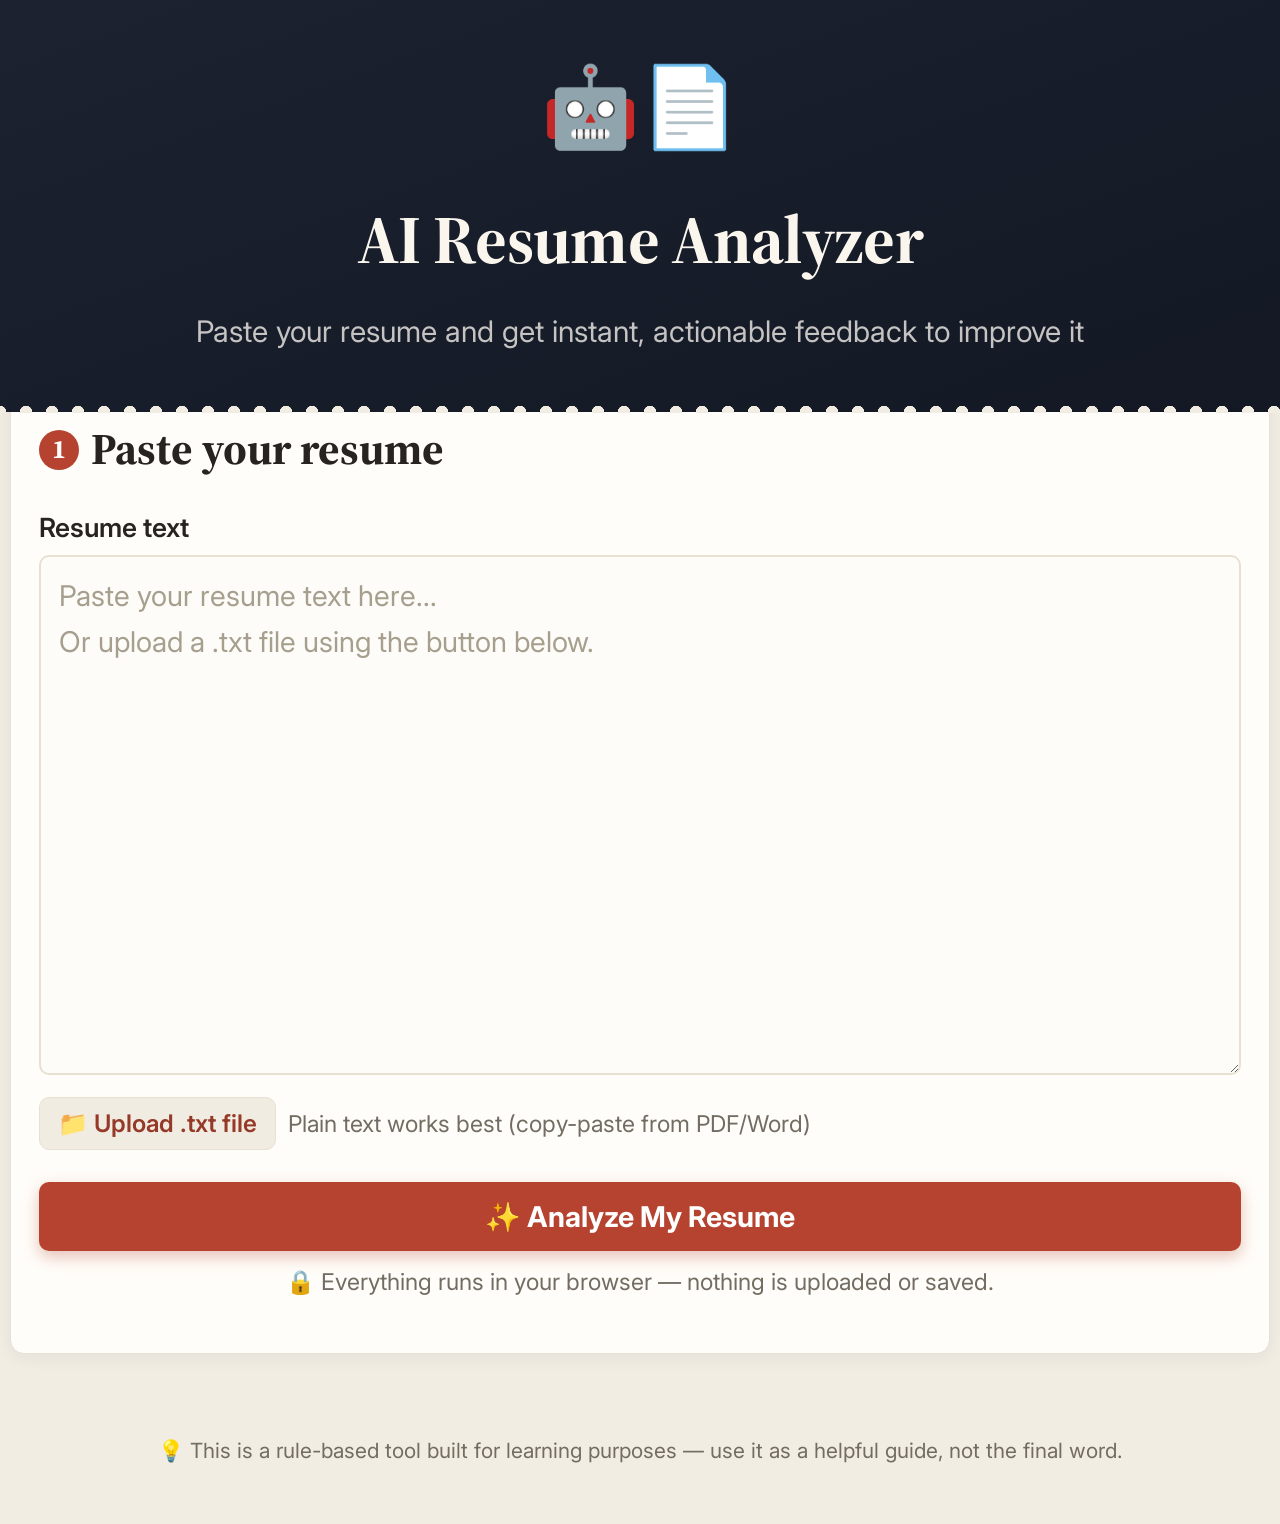
<file: index.html>
<!DOCTYPE html>
<html lang="en">
<head>
<meta charset="UTF-8">
<meta name="viewport" content="width=device-width, initial-scale=1.0">
<title>AI Resume Analyzer</title>
<link rel="stylesheet" href="resume.css">
</head>
<body>

  <!-- ================= PAGE 1: INPUT ================= -->
  <section class="page" id="pageInput">
    <header class="hero">
      <div class="hero__inner">
        <div class="hero__icon">🤖📄</div>
        <h1>AI Resume Analyzer</h1>
        <p>Paste your resume and get instant, actionable feedback to improve it</p>
      </div>
    </header>
    <main class="container">
      <section class="card card--input" aria-labelledby="inputTitle">
        <h2 id="inputTitle"><span class="step">1</span> Paste your resume</h2>
        <div class="field field--resume">
          <label for="resumeInput">Resume text</label>
          <textarea id="resumeInput" placeholder="Paste your resume text here...
Or upload a .txt file using the button below."></textarea>
          <div class="upload-row">
            <input type="file" id="fileInput" accept=".txt" hidden>
            <button class="btn btn--secondary" id="uploadBtn" type="button">📁 Upload .txt file</button>
            <span class="upload-row__hint">Plain text works best (copy-paste from PDF/Word)</span>
          </div>
        </div>
        <button class="btn btn--primary" id="analyzeBtn" type="button">✨ Analyze My Resume</button>
        <p class="disclaimer">🔒 Everything runs in your browser — nothing is uploaded or saved.</p>
      </section>
    </main>
    <footer class="footer">
      <p>💡 This is a rule-based tool built for learning purposes — use it as a helpful guide, not the final word.</p>
    </footer>
  </section>

  <!-- ================= PAGE 2: RESULTS ================= -->
  <section class="page" id="pageResults" hidden>
    <header class="hero hero--compact">
      <div class="hero__inner">
        <div class="hero--compact__title">
          <div class="hero__icon">📊</div>
          <h1>Your results</h1>
        </div>
        <button class="btn btn--ghost" id="backBtn" type="button">← Edit resume</button>
      </div>
    </header>
    <main class="container container--results">
      <div class="card">
        <!-- shown briefly while "analyzing" so the transition doesn't feel instant/jarring -->
        <div class="loading-state" id="loadingState">
          <div class="spinner" aria-hidden="true"></div>
          <p>Analyzing your resume…</p>
        </div>
        <div class="results-grid" id="resultsContent" hidden>
          <div class="results">
            <div class="score-block">
              <div class="score-dial">
                <svg viewBox="0 0 120 120" class="score-dial__svg">
                  <circle cx="60" cy="60" r="52" class="score-dial__track"/>
                  <circle cx="60" cy="60" r="52" class="score-dial__fill" id="scoreArc"/>
                </svg>
                <div class="score-dial__num">
                  <span id="scoreNum">0</span>
                  <small>/100</small>
                </div>
              </div>
              <div class="score-block__text">
                <div class="score-block__verdict" id="scoreVerdict">—</div>
                <div class="score-block__sub" id="scoreSub">Run the analysis to see your score.</div>
              </div>
            </div>
            <div class="ledger" id="ledger"></div>
            <div class="notes" id="notesList"></div>
          </div>
          <div class="marked-copy">
            <div class="marked-copy__label">📌 Highlighted Resume</div>
            <div class="marked-copy__legend">
              <span><i class="dot dot--strong"></i>Strong verb</span>
              <span><i class="dot dot--weak"></i>Weak phrasing</span>
              <span><i class="dot dot--num"></i>Quantified result</span>
            </div>
            <div class="marked-copy__page" id="markedCopy"></div>
          </div>
        </div>
      </div>
    </main>
    <footer class="footer">
      <p>💡 This is a rule-based tool built for learning purposes — use it as a helpful guide, not the final word.</p>
    </footer>
  </section>

<script src="resume.js"></script>
</body>
</html>
</file>
<file: resume.css>
@import url('https://fonts.googleapis.com/css2?family=Source+Serif+4:opsz,wght@8..60,600;8..60,700&family=Inter:wght@400;500;600;700&display=swap');

:root{
  --bg: #f2ede3;
  --card: #fffdf9;
  --ink: #1c2230;
  --ink-2: #131824;
  --text: #262320;
  --text-light: #726c62;
  --border: #e8e1d3;

  --primary: #b5432f;
  --primary-dark: #953a29;
  --accent-yellow: #ffd93d;

  --good: #00b894;
  --warn: #f0932b;
  --bad: #eb4d4b;

  --font: "Inter", -apple-system, BlinkMacSystemFont, "Segoe UI", Roboto, Helvetica, Arial, sans-serif;
  --font-display: "Source Serif 4", Georgia, "Times New Roman", serif;
  --mono-font: "SFMono-Regular", Consolas, "Liberation Mono", Menlo, monospace;

  --radius: 14px;
  --shadow: 0 4px 16px rgba(30, 30, 60, 0.06);

  --space-xs: 6px;
  --space-sm: 12px;
  --space-md: 20px;
  --space-lg: 28px;
  --space-xl: 40px;
}

*{box-sizing:border-box;}

html{
  scroll-behavior:smooth;
  font-size:22px;
}

body{
  margin:0;
  background:var(--bg);
  color:var(--text);
  font-family:var(--font);
  font-size:20px;
  line-height:1.65;
}

/* ===== Page system ===== */
.page{
  animation: fadeIn 0.35s ease;
}
.page[hidden]{display:none;}
@keyframes fadeIn{
  from{opacity:0; transform:translateY(6px);}
  to{opacity:1; transform:translateY(0);}
}

/* ===== Hero header ===== */
.hero{
  position:relative;
  background: linear-gradient(160deg, var(--ink) 0%, var(--ink-2) 100%);
  padding: var(--space-xl) var(--space-md) 56px;
  text-align:center;
  color:#f7f4ee;
}
.hero__inner{max-width:100%; margin:0 auto; padding:0 10px;}
.hero__icon{font-size:3.6rem; margin-bottom:var(--space-sm);}
.hero h1{
  font-family:var(--font-display);
  font-weight:700;
  font-size:3.1rem;
  margin:0 0 var(--space-sm);
  letter-spacing:-0.01em;
  color:#faf6ee;
}
.hero p{
  margin:0;
  font-size:1.35rem;
  opacity:0.78;
  font-weight:400;
}
.hero--compact{
  padding: var(--space-md) var(--space-md) 40px;
  text-align:left;
}
.hero--compact .hero__inner{
  max-width:100%;
  display:flex;
  align-items:center;
  justify-content:space-between;
  gap:var(--space-md);
  flex-wrap:wrap;
}
.hero--compact h1{font-size:2.7rem; margin:0;}
.hero--compact .hero__icon{font-size:3.4rem; margin:0;}
.hero--compact__title{display:flex; align-items:center; gap:var(--space-sm);}

/* Perforated "tear-off ticket" edge where the hero meets the page */
.hero::after{
  content:"";
  position:absolute;
  left:0; right:0; bottom:-1px;
  height:18px;
  background-image: radial-gradient(circle at center, var(--bg) 0 6px, transparent 6.5px);
  background-size: 26px 26px;
  background-position: 13px 4px;
  background-repeat: repeat-x;
}

/* ===== Layout ===== */
.container{
  max-width:100%;
  margin:-28px auto 0;
  padding:0 10px var(--space-xl);
}

.container--results{
  max-width:100%;
  margin:-24px auto 0;
  padding:0 10px var(--space-xl);
}

.card{
  background:var(--card);
  border:1px solid var(--border);
  border-radius:var(--radius);
  box-shadow:var(--shadow);
  padding:var(--space-lg);
}
.card h2{
  font-family:var(--font-display);
  font-size:2rem;
  font-weight:700;
  margin:0 0 var(--space-md);
  display:flex;
  align-items:center;
  gap:var(--space-sm);
}
.step{
  display:inline-flex;
  align-items:center;
  justify-content:center;
  width:40px;height:40px;
  border-radius:50%;
  background:var(--primary);
  color:#fff;
  font-size:1.2rem;
  font-weight:700;
  flex-shrink:0;
}

/* ===== Fields ===== */
.field{margin-bottom:var(--space-md);}
.field label{
  display:block;
  font-weight:600;
  font-size:1.2rem;
  margin-bottom:var(--space-xs);
  color:var(--text);
}
textarea{
  width:100%;
  border:2px solid var(--border);
  background:#fdfcf8;
  border-radius:10px;
  padding:16px 18px;
  font-family:var(--font);
  font-size:1.2rem;
  color:var(--text);
  resize:vertical;
  line-height:1.6;
  transition: border-color 0.15s ease, box-shadow 0.15s ease;
}
textarea::placeholder{color:#a79f8e;}
textarea:focus{
  outline:none;
  border-color:var(--primary);
  box-shadow:0 0 0 4px rgba(181,67,47,0.14);
  background:#fff;
}
#resumeInput{min-height:520px; font-size:1.3rem;}

.upload-row{
  display:flex;
  align-items:center;
  gap:var(--space-sm);
  margin-top:var(--space-sm);
  flex-wrap:wrap;
}
.upload-row__hint{
  font-size:1.05rem;
  color:var(--text-light);
}

/* ===== Buttons ===== */
.btn{
  font-weight:600;
  font-size:1.2rem;
  padding:13px 24px;
  border-radius:10px;
  border:none;
  cursor:pointer;
  font-family:var(--font);
  transition: transform 0.12s ease, box-shadow 0.12s ease, background 0.15s ease;
}
.btn:hover{transform:translateY(-2px);}
.btn:active{transform:translateY(0);}

.btn--primary{
  background: var(--primary);
  color:#fff;
  width:100%;
  font-size:1.3rem;
  font-weight:700;
  padding:17px 24px;
  margin-top:var(--space-sm);
  box-shadow:0 6px 16px rgba(181,67,47,0.32);
}
.btn--primary:hover{
  background:var(--primary-dark);
  box-shadow:0 8px 22px rgba(181,67,47,0.4);
}

.btn--secondary{
  background:#f1ece1;
  color:var(--primary-dark);
  padding:11px 18px;
  font-size:1.1rem;
  border:1px solid var(--border);
}
.btn--secondary:hover{background:#e9e2d2;}

.btn--ghost{
  background:rgba(255,255,255,0.1);
  color:#f7f4ee;
  padding:11px 18px;
  font-size:1.1rem;
  flex-shrink:0;
  border:1px solid rgba(255,255,255,0.18);
}
.btn--ghost:hover{background:rgba(255,255,255,0.18);}

.disclaimer{
  font-size:1.05rem;
  color:var(--text-light);
  margin-top:var(--space-sm);
  text-align:center;
}

/* ===== Loading state ===== */
.loading-state{
  display:flex;
  flex-direction:column;
  align-items:center;
  justify-content:center;
  text-align:center;
  min-height:320px;
  gap:var(--space-md);
  color:var(--text-light);
}
.spinner{
  width:44px;height:44px;
  border-radius:50%;
  border:4px solid var(--border);
  border-top-color:var(--primary);
  animation:spin 0.8s linear infinite;
}
@keyframes spin{to{transform:rotate(360deg);}}

/* ===== Results page ===== */
.results-grid{
  display:grid;
  grid-template-columns: 1fr 1.2fr;
  gap:var(--space-lg);
  align-items:stretch;
}
@media (max-width: 900px){
  .results-grid{grid-template-columns:1fr;}
}

.results{display:flex;flex-direction:column;gap:var(--space-lg);}

/* Score block */
.score-block{
  display:flex;
  align-items:center;
  gap:var(--space-md);
}
.score-dial{position:relative;width:120px;height:120px;flex-shrink:0;}
.score-dial__svg{transform:rotate(-90deg);width:120px;height:120px;}
.score-dial__track{fill:none;stroke:var(--bg);stroke-width:10;}
.score-dial__fill{
  fill:none;
  stroke:var(--bad);
  stroke-width:10;
  stroke-linecap:round;
  stroke-dasharray:327;
  stroke-dashoffset:327;
  transition:stroke-dashoffset 1s ease, stroke 0.4s ease;
}
.score-dial__num{
  position:absolute;inset:0;
  display:flex;align-items:baseline;justify-content:center;gap:2px;
  font-weight:700;
  font-size:2.5rem;
  color:var(--text);
}
.score-dial__num small{font-size:1.1rem;color:var(--text-light);}
.score-block__verdict{
  font-family:var(--font-display);
  font-weight:700;
  font-size:1.7rem;
}
.score-block__sub{
  font-size:1.13rem;
  color:var(--text-light);
  margin-top:var(--space-xs);
}

/* Ledger (checklist) */
.ledger{display:flex;flex-direction:column;gap:var(--space-sm);}
.ledger-row{
  padding:18px 20px;
  border-radius:10px;
  background:#fafbff;
  border-left:4px solid var(--border);
}
.ledger-row--pass{border-left-color:var(--good); background:#effcf6;}
.ledger-row--warn{border-left-color:var(--warn); background:#fff8ef;}
.ledger-row--fail{border-left-color:var(--bad); background:#fdf0f0;}

.ledger-row__top{
  display:flex;
  align-items:center;
  justify-content:space-between;
  gap:var(--space-sm);
  margin-bottom:6px;
}
.ledger-row__title{
  font-weight:700;
  font-size:1.28rem;
}
.ledger-row__badge{
  flex-shrink:0;
  font-size:0.92rem;
  font-weight:700;
  padding:4px 12px;
  border-radius:999px;
  color:#fff;
  text-transform:uppercase;
  letter-spacing:0.03em;
}
.ledger-row__badge.pass{background:var(--good);}
.ledger-row__badge.warn{background:var(--warn);}
.ledger-row__badge.fail{background:var(--bad);}

.ledger-row__desc{
  margin:0;
  font-size:1.13rem;
  color:var(--text-light);
  line-height:1.65;
}

/* Implementation hint block — the "how to fix it" part */
.ledger-row__hint{
  margin-top:10px;
  padding:13px 15px;
  border-radius:8px;
  background:rgba(255,255,255,0.65);
  border:1px dashed rgba(0,0,0,0.12);
  font-size:1.05rem;
}
.ledger-row__hint-label{
  font-weight:700;
  font-size:0.88rem;
  text-transform:uppercase;
  letter-spacing:0.03em;
  color:var(--text-light);
  margin-bottom:6px;
  display:block;
}
.ledger-row__hint code,
.ledger-row__hint .example-line{
  font-family:var(--mono-font);
  font-size:1.01rem;
  display:block;
  padding:3px 0;
}
.ledger-row__hint .before{color:var(--bad);}
.ledger-row__hint .after{color:var(--good);}
.ledger-row__hint .arrow{color:var(--text-light); font-family:var(--font); font-size:0.96rem;}

/* Marked copy */
.marked-copy__label{
  font-weight:600;
  font-size:1.2rem;
  margin-bottom:var(--space-xs);
}
.marked-copy__legend{
  display:flex;gap:var(--space-md);flex-wrap:wrap;
  font-size:1rem;
  color:var(--text-light);
  margin-bottom:var(--space-sm);
}
.marked-copy__legend span{display:flex;align-items:center;gap:5px;}
.dot{width:10px;height:10px;border-radius:50%;display:inline-block;}
.dot--strong{background:var(--good);}
.dot--weak{background:var(--bad);}
.dot--num{background:var(--accent-yellow);}

.marked-copy{
  display:flex;
  flex-direction:column;
  height:100%;
}

.marked-copy__page{
  background:#fafbff;
  border:2px solid var(--border);
  border-radius:10px;
  padding:20px 22px;
  flex:1;
  min-height:300px;
  overflow-y:auto;
  font-size:1.13rem;
  line-height:1.9;
  white-space:pre-wrap;
}
.mark-strong{
  background:rgba(0,184,148,0.15);
  border-bottom:2px solid var(--good);
  border-radius:3px;
  padding:0 2px;
  font-weight:600;
}
.mark-weak{
  background:rgba(235,77,75,0.12);
  text-decoration:underline wavy var(--bad);
  text-decoration-thickness:1.5px;
  border-radius:3px;
  padding:0 2px;
}
.mark-num{
  background:rgba(255,217,61,0.55);
  border-radius:3px;
  padding:0 2px;
  font-weight:600;
}

/* Notes */
.notes{display:flex;flex-direction:column;gap:var(--space-sm);}
.note{
  display:flex;
  gap:var(--space-sm);
  padding:16px 18px;
  border-radius:10px;
  background:#f7f2ea;
  font-size:1.13rem;
  border-left:4px solid var(--primary);
}
.note--good{border-left-color:var(--good); background:#effcf6;}
.note--warn{border-left-color:var(--warn); background:#fff8ef;}
.note--bad{border-left-color:var(--bad); background:#fdf0f0;}
.note__icon{font-size:1.3rem;flex-shrink:0;}
.note__body{display:flex; flex-direction:column; gap:2px;}
.note__body b{font-weight:700;}
.note__body span{color:var(--text-light);}

/* ===== Footer ===== */
.footer{
  text-align:center;
  padding:var(--space-md) var(--space-md) 34px;
  font-size:0.95rem;
  color:var(--text-light);
}

button:focus-visible, textarea:focus-visible{
  outline:2px solid var(--primary);
  outline-offset:2px;
}

@media (prefers-reduced-motion: reduce){
  *{transition:none !important; animation:none !important;}
}
</file>
